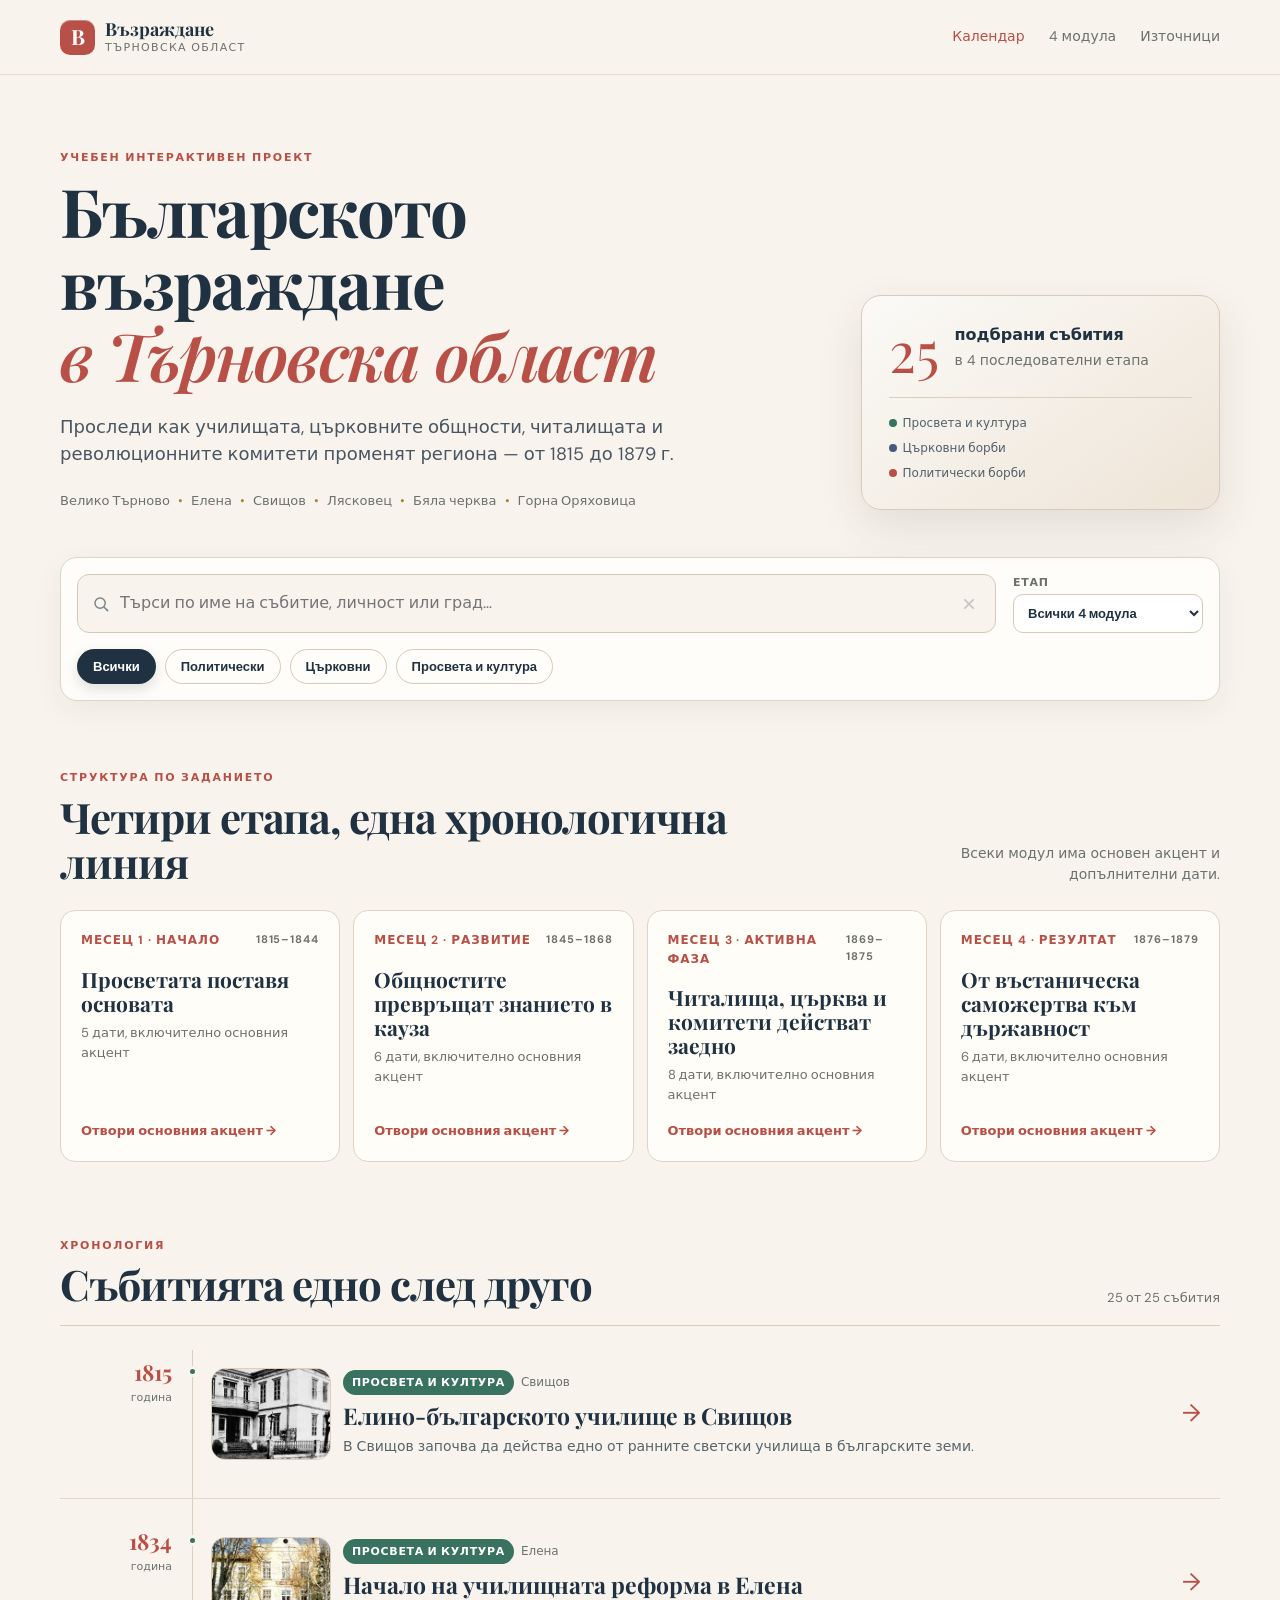
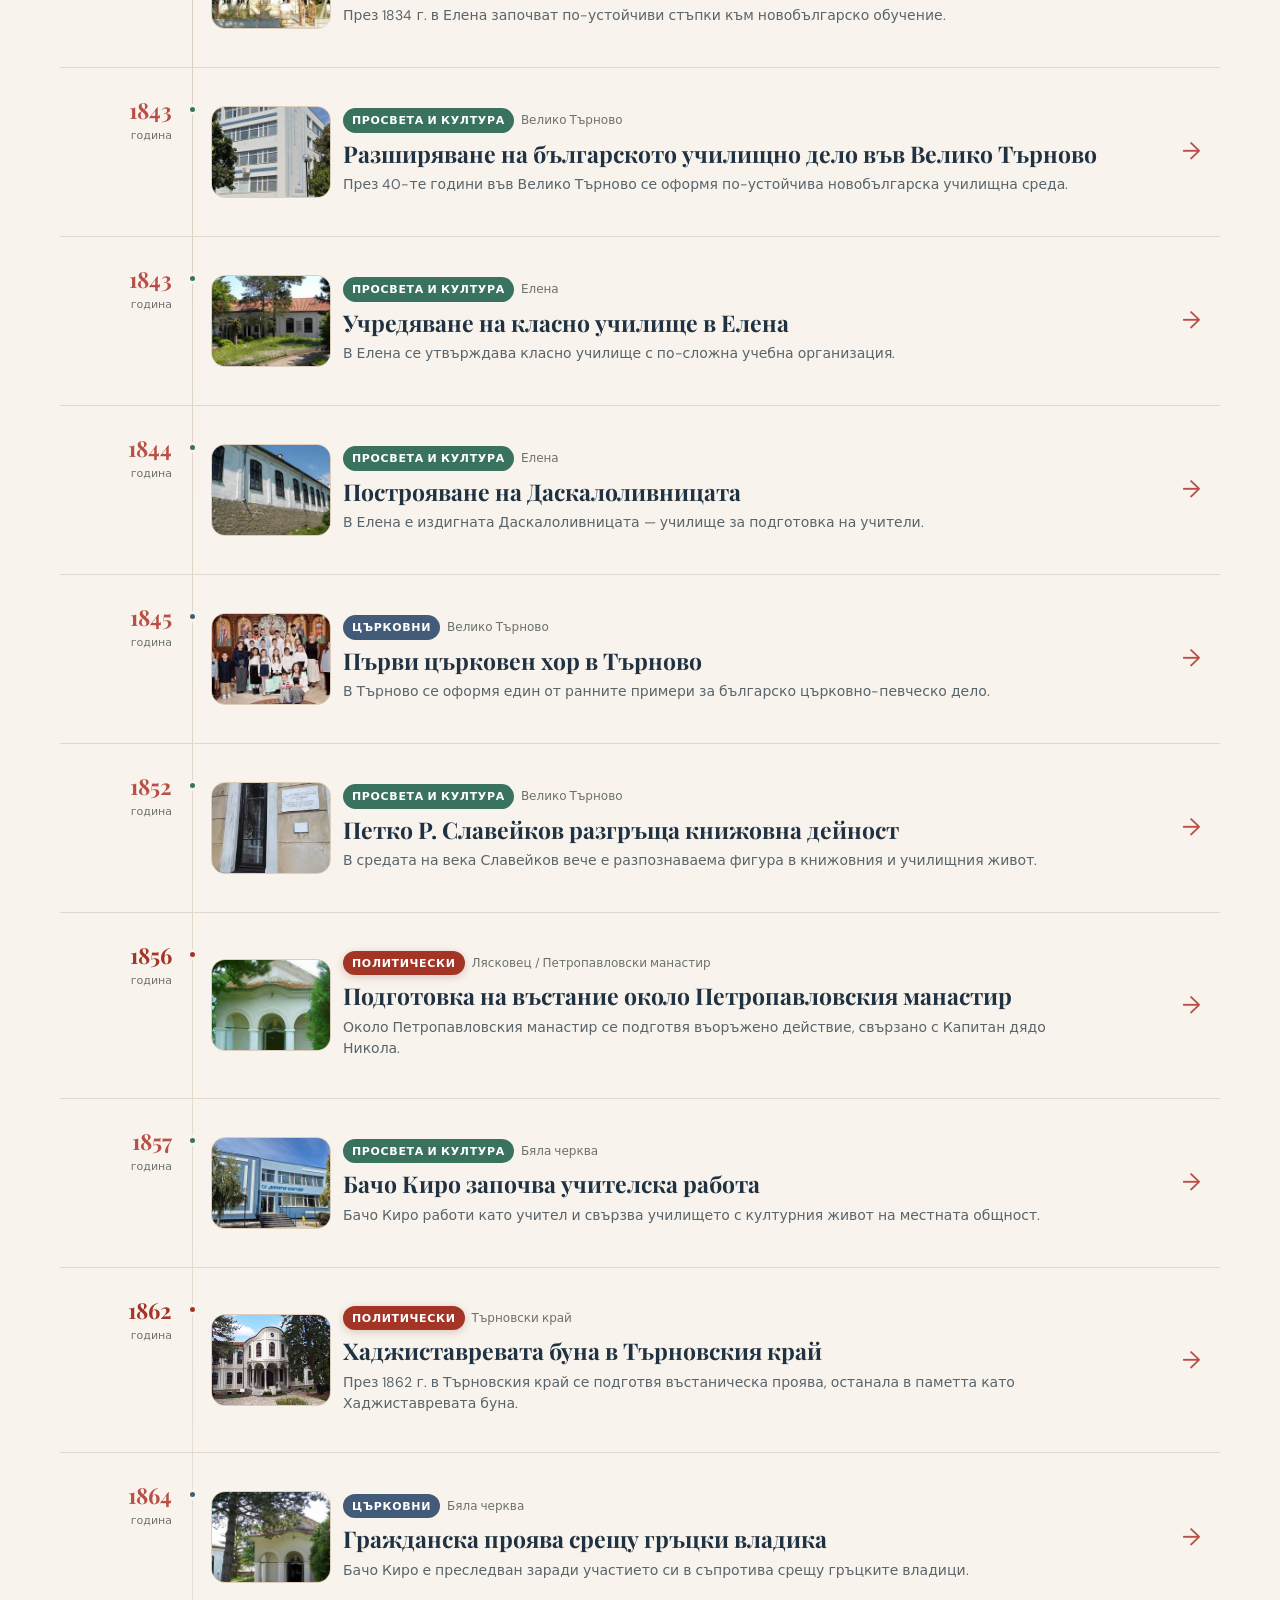
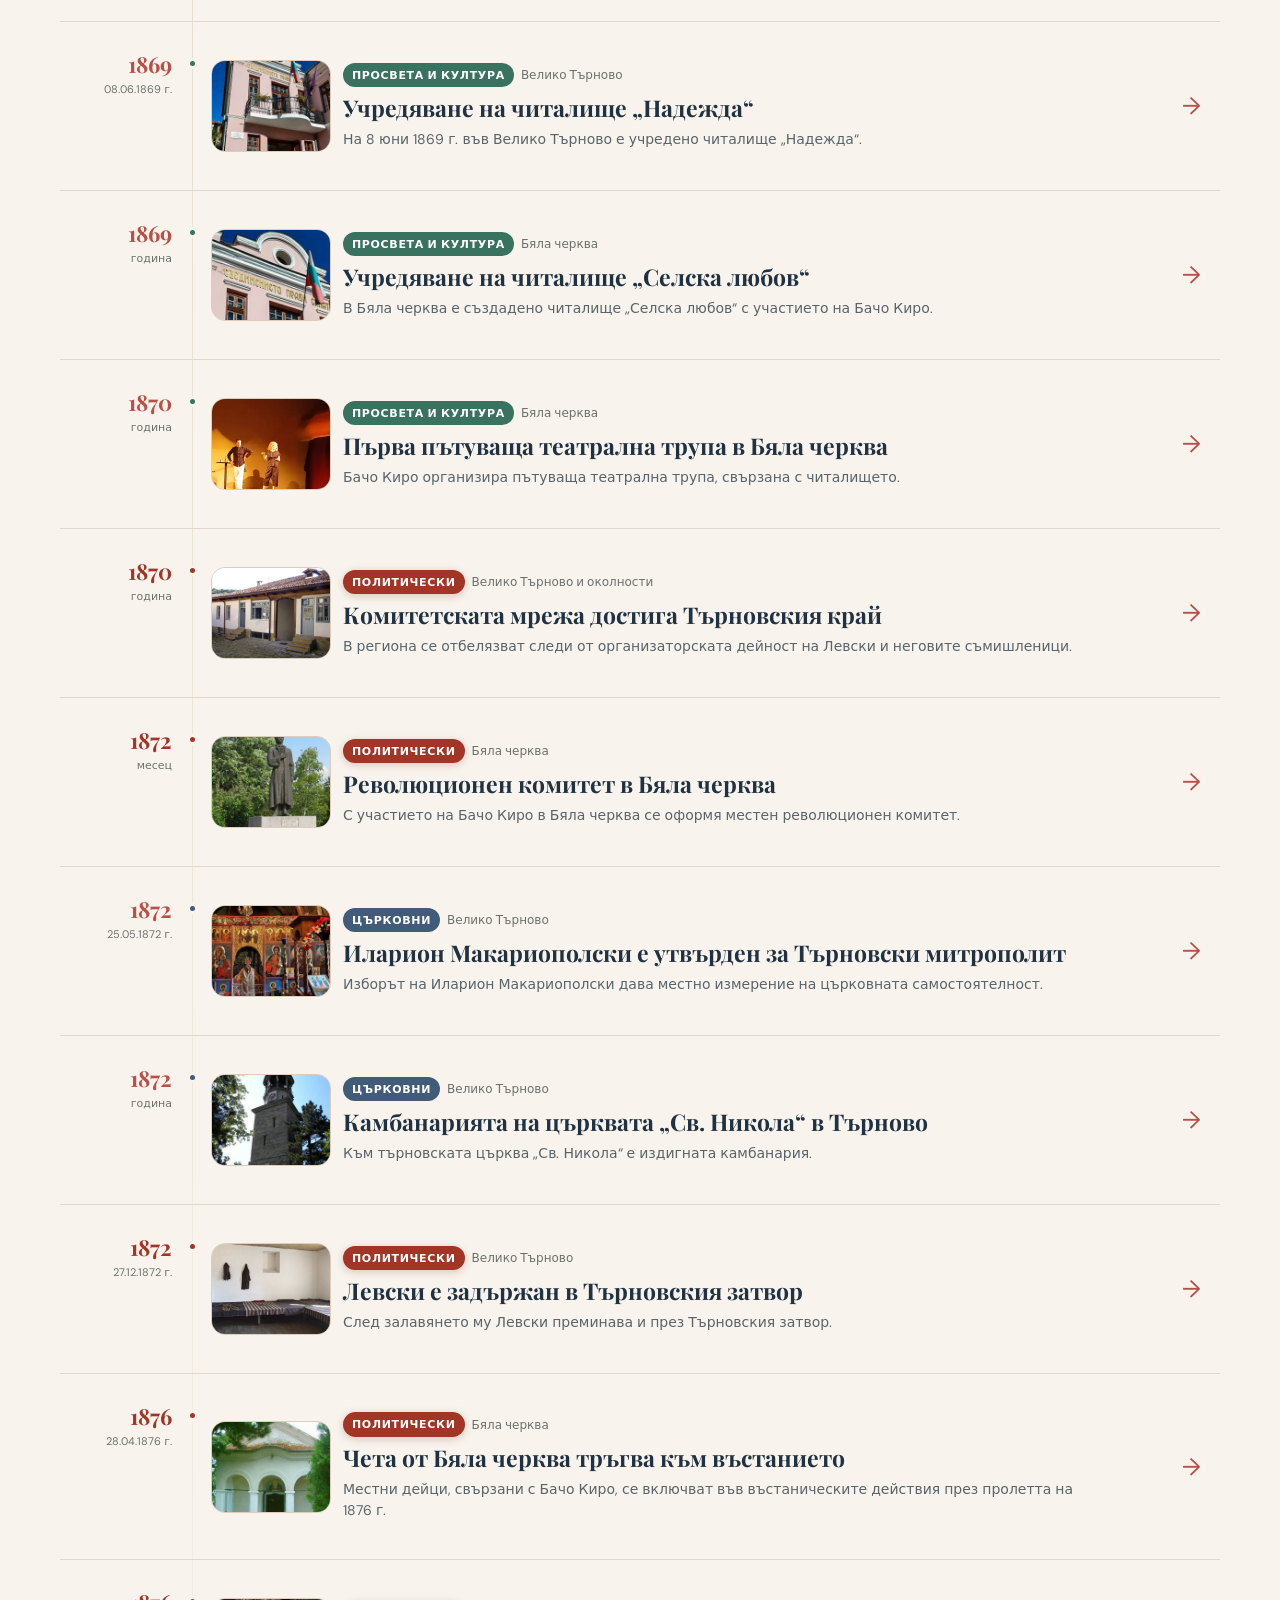
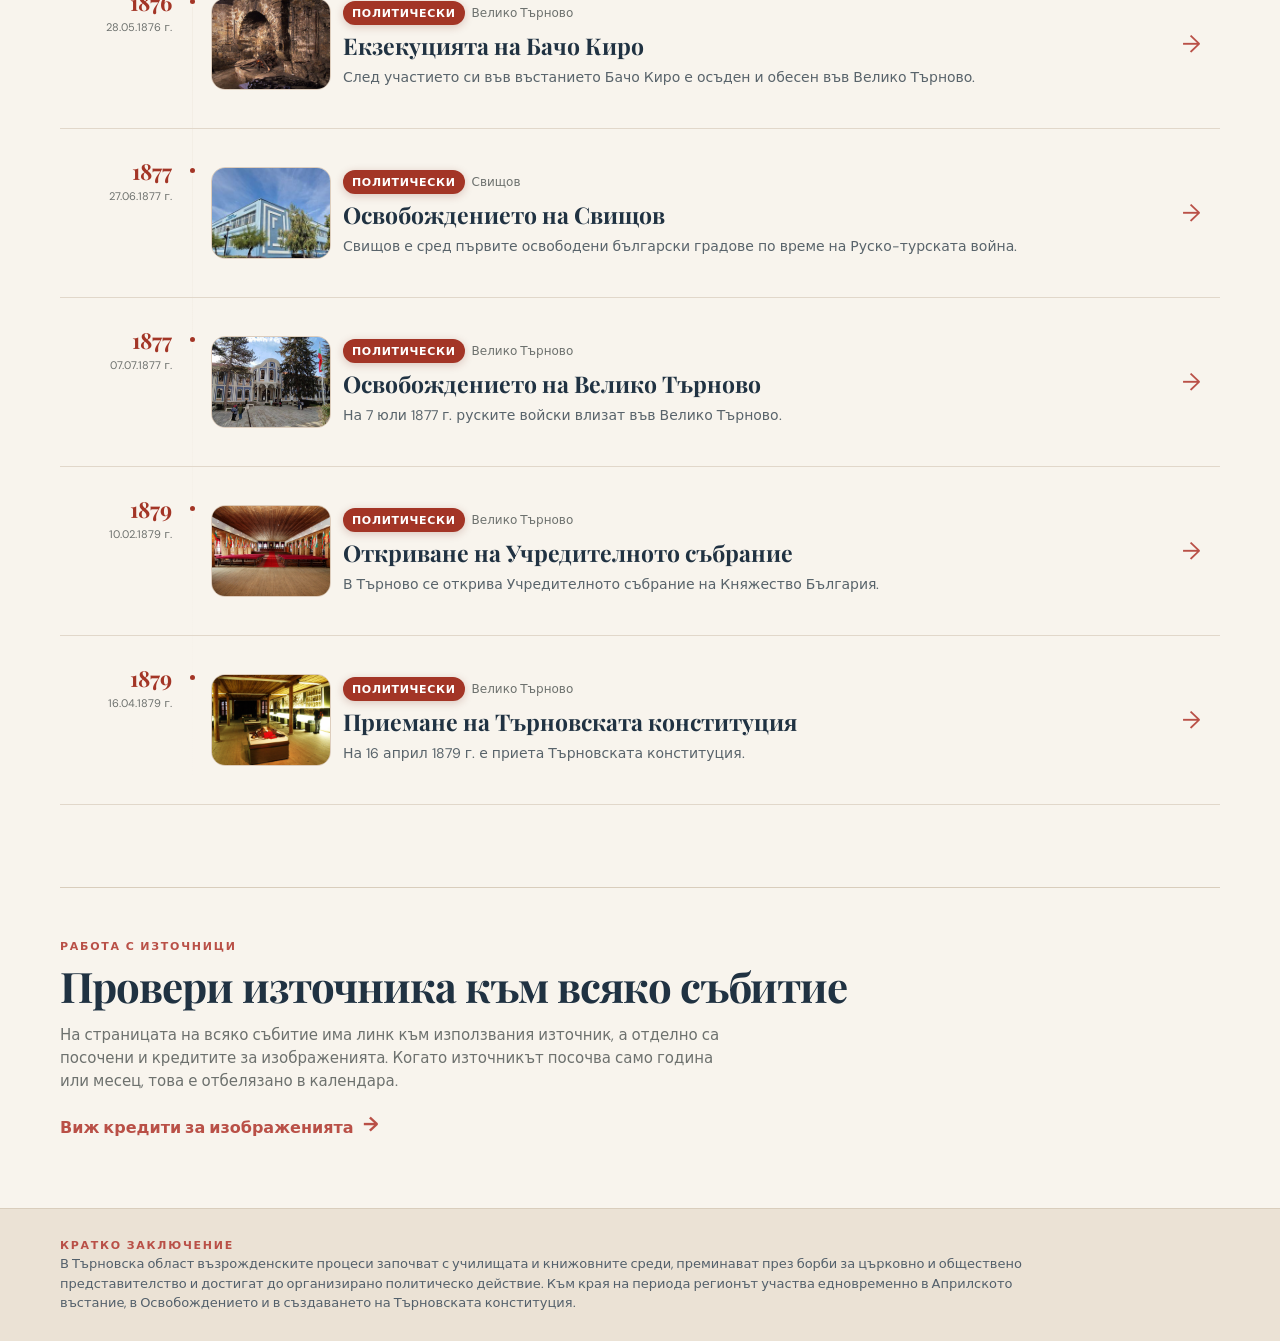
<file: source/index.html>
<!doctype html>
<html lang="bg">
<head>
  <meta charset="utf-8">
  <meta name="viewport" content="width=device-width, initial-scale=1">
  <meta name="description" content="Интерактивен учебен календар за Българското възраждане в Търновска област.">
  <title>Календар на Българското възраждане в Търновска област</title>
  <link rel="stylesheet" href="style.css">
</head>
<body>
  <a class="skip-link" href="#timeline">Към хронологията</a>
  <header class="site-header">
    <div class="header-wrap">
      <a class="brand" href="index.html" aria-label="Начална страница">
        <span class="brand-mark" aria-hidden="true">В</span>
        <span><strong>Възраждане</strong><small>Търновска област</small></span>
      </a>
      <nav class="topnav" aria-label="Главна навигация">
        <a class="is-active" href="index.html">Календар</a>
        <a href="#modules">4 модула</a>
        <a href="#resources">Източници</a>
      </nav>
    </div>
  </header>

  <main>
    <section class="hero shell">
      <div class="hero-copy">
        <p class="eyebrow">Учебен интерактивен проект</p>
        <h1>Българското възраждане<br><em>в Търновска област</em></h1>
        <p class="lead">Проследи как училищата, църковните общности, читалищата и революционните комитети променят региона — от 1815 до 1879 г.</p>
        <div class="hero-meta">
          <span>Велико Търново</span><i>•</i><span>Елена</span><i>•</i><span>Свищов</span><i>•</i><span>Лясковец</span><i>•</i><span>Бяла черква</span><i>•</i><span>Горна Оряховица</span>
        </div>
      </div>
      <aside class="hero-panel" aria-label="Обхват на проекта">
        <div class="panel-number" id="eventCount">0</div>
        <div><strong>подбрани събития</strong><p>в 4 последователни етапа</p></div>
        <div class="legend-row">
          <span><b class="dot education"></b>Просвета и култура</span>
          <span><b class="dot church"></b>Църковни борби</span>
          <span><b class="dot political"></b>Политически борби</span>
        </div>
      </aside>
    </section>

    <section class="toolbar-shell shell" aria-label="Търсене и филтри">
      <div class="search-box">
        <svg aria-hidden="true" viewBox="0 0 24 24"><path d="m21 21-4.35-4.35m1.35-5.15a6.5 6.5 0 1 1-13 0 6.5 6.5 0 0 1 13 0Z" fill="none" stroke="currentColor" stroke-width="1.8" stroke-linecap="round"/></svg>
        <input id="searchInput" type="search" placeholder="Търси по име на събитие, личност или град…" autocomplete="off">
        <button id="clearSearch" type="button" aria-label="Изчисти търсенето">×</button>
      </div>
      <div class="category-buttons" role="group" aria-label="Покажи събития по направление">
        <button class="category-button is-active" type="button" data-category="all" aria-pressed="true">Всички</button>
        <button class="category-button" type="button" data-category="political" aria-pressed="false">Политически</button>
        <button class="category-button" type="button" data-category="church" aria-pressed="false">Църковни</button>
        <button class="category-button" type="button" data-category="education-culture" aria-pressed="false">Просвета и култура</button>
      </div>
      <label class="stage-control">Етап<select id="stageFilter"><option value="all">Всички 4 модула</option></select></label>
    </section>

    <section id="modules" class="modules shell" aria-labelledby="modules-title">
      <div class="section-heading"><div><p class="eyebrow">Структура по заданието</p><h2 id="modules-title">Четири етапа, една хронологична линия</h2></div><p>Всеки модул има основен акцент и допълнителни дати.</p></div>
      <div id="stageCards" class="stage-grid"></div>
    </section>

    <section id="timeline" class="timeline-section shell" aria-labelledby="timeline-title">
      <div class="section-heading timeline-heading"><div><p class="eyebrow">Хронология</p><h2 id="timeline-title">Събитията едно след друго</h2></div><p id="resultSummary" class="result-summary" aria-live="polite"></p></div>
      <div id="eventsStack" class="events-stack"></div>
    </section>

    <section id="resources" class="resources shell" aria-labelledby="resources-title">
      <p class="eyebrow">Работа с източници</p><h2 id="resources-title">Провери източника към всяко събитие</h2>
      <p>На страницата на всяко събитие има линк към използвания източник, а отделно са посочени и кредитите за изображенията. Когато източникът посочва само година или месец, това е отбелязано в календара.</p>
      <a class="text-link" href="credits.html" target="_blank" rel="noopener">Виж кредити за изображенията <span>→</span></a>
    </section>
  </main>

  <footer class="site-footer"><div class="shell footer-grid footer-grid-single"><div><p class="eyebrow">Кратко заключение</p><p id="conclusionText"></p></div></div></footer>
  <script src="data/content.js"></script><script src="app.js"></script>
</body>
</html>
</file>
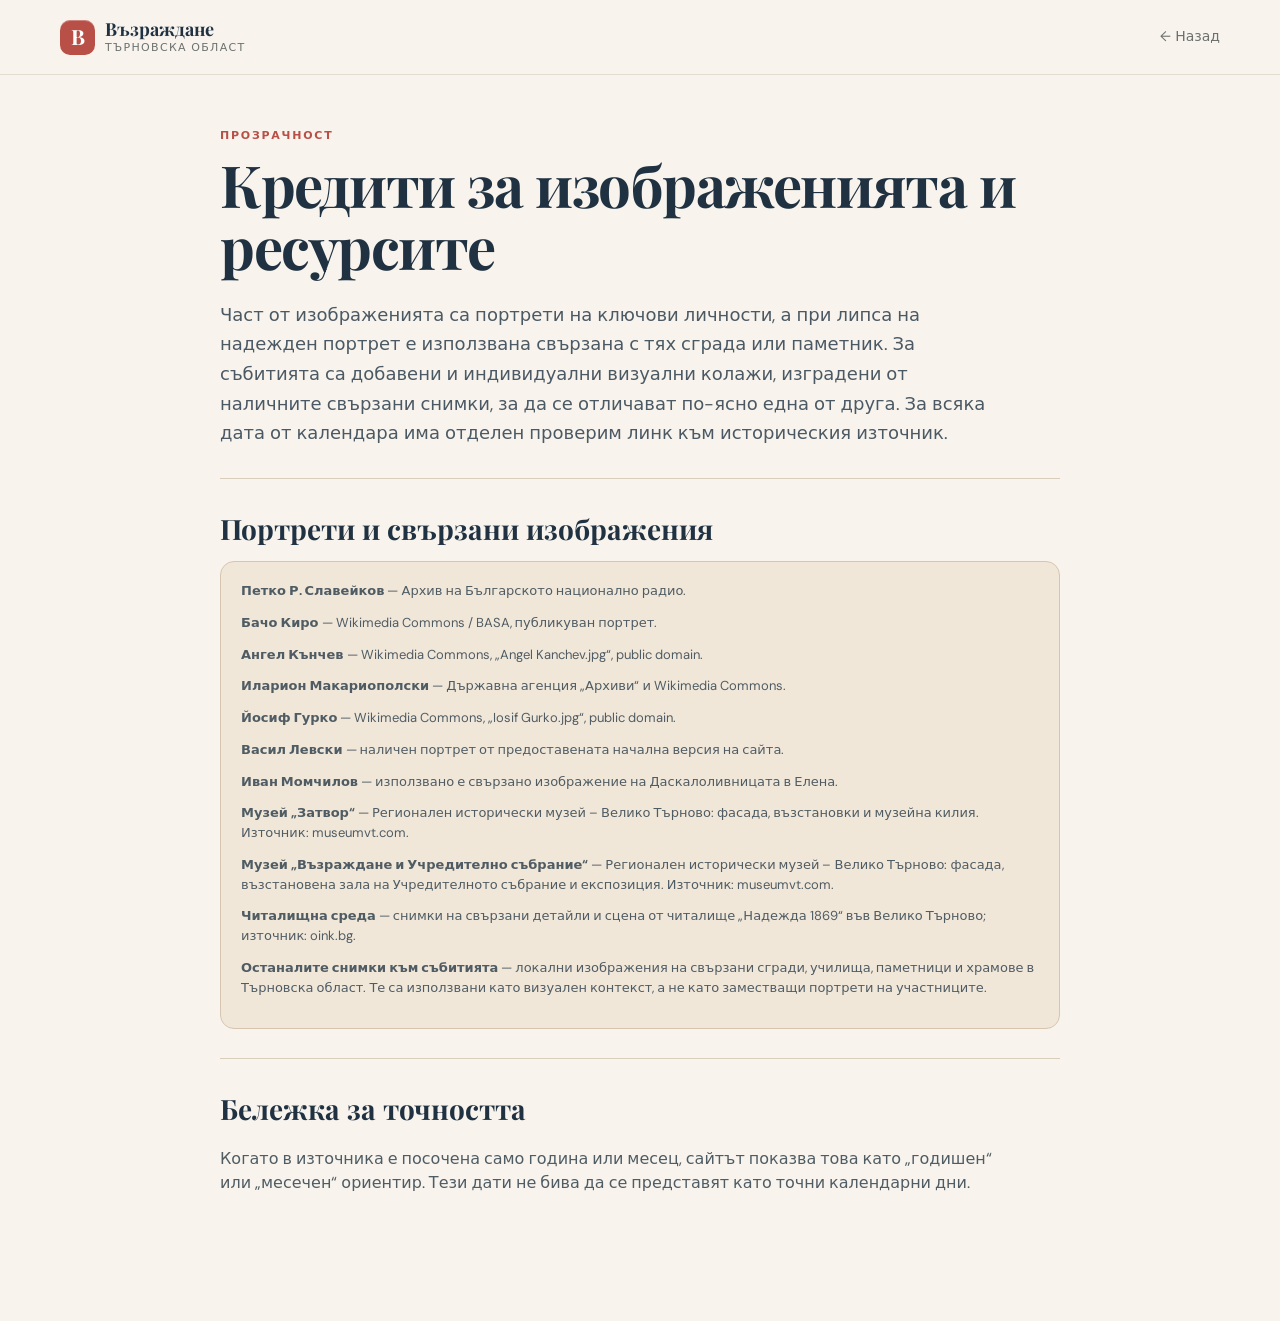
<file: source/credits.html>
<!doctype html>
<html lang="bg"><head><meta charset="utf-8"><meta name="viewport" content="width=device-width, initial-scale=1"><title>Кредити за изображенията</title><link rel="stylesheet" href="style.css"></head><body><header class="site-header"><div class="header-wrap"><a class="brand" href="index.html"><span class="brand-mark">В</span><span><strong>Възраждане</strong><small>Търновска област</small></span></a><a class="back-top" href="index.html#resources">← Назад</a></div></header><main class="shell" style="padding:52px 0 80px;max-width:840px"><p class="eyebrow">Прозрачност</p><h1 class="detail-title">Кредити за изображенията и ресурсите</h1><p class="detail-intro">Част от изображенията са портрети на ключови личности, а при липса на надежден портрет е използвана свързана с тях сграда или паметник. За събитията са добавени и индивидуални визуални колажи, изградени от наличните свързани снимки, за да се отличават по-ясно една от друга. За всяка дата от календара има отделен проверим линк към историческия източник.</p><section class="detail-section"><h2>Портрети и свързани изображения</h2><div class="source-box"><p><strong>Петко Р. Славейков</strong> — Архив на Българското национално радио.</p><p><strong>Бачо Киро</strong> — Wikimedia Commons / BASA, публикуван портрет.</p><p><strong>Ангел Кънчев</strong> — Wikimedia Commons, „Angel Kanchev.jpg“, public domain.</p><p><strong>Иларион Макариополски</strong> — Държавна агенция „Архиви“ и Wikimedia Commons.</p><p><strong>Йосиф Гурко</strong> — Wikimedia Commons, „Iosif Gurko.jpg“, public domain.</p><p><strong>Васил Левски</strong> — наличен портрет от предоставената начална версия на сайта.</p><p><strong>Иван Момчилов</strong> — използвано е свързано изображение на Даскалоливницата в Елена.</p><p><strong>Музей „Затвор“</strong> — Регионален исторически музей – Велико Търново: фасада, възстановки и музейна килия. Източник: museumvt.com.</p><p><strong>Музей „Възраждане и Учредително събрание“</strong> — Регионален исторически музей – Велико Търново: фасада, възстановена зала на Учредителното събрание и експозиция. Източник: museumvt.com.</p><p><strong>Читалищна среда</strong> — снимки на свързани детайли и сцена от читалище „Надежда 1869“ във Велико Търново; източник: oink.bg.</p><p><strong>Останалите снимки към събитията</strong> — локални изображения на свързани сгради, училища, паметници и храмове в Търновска област. Те са използвани като визуален контекст, а не като заместващи портрети на участниците.</p></div></section><section class="detail-section"><h2>Бележка за точността</h2><p>Когато в източника е посочена само година или месец, сайтът показва това като „годишен“ или „месечен“ ориентир. Тези дати не бива да се представят като точни календарни дни.</p></section></main></body></html>
</file>
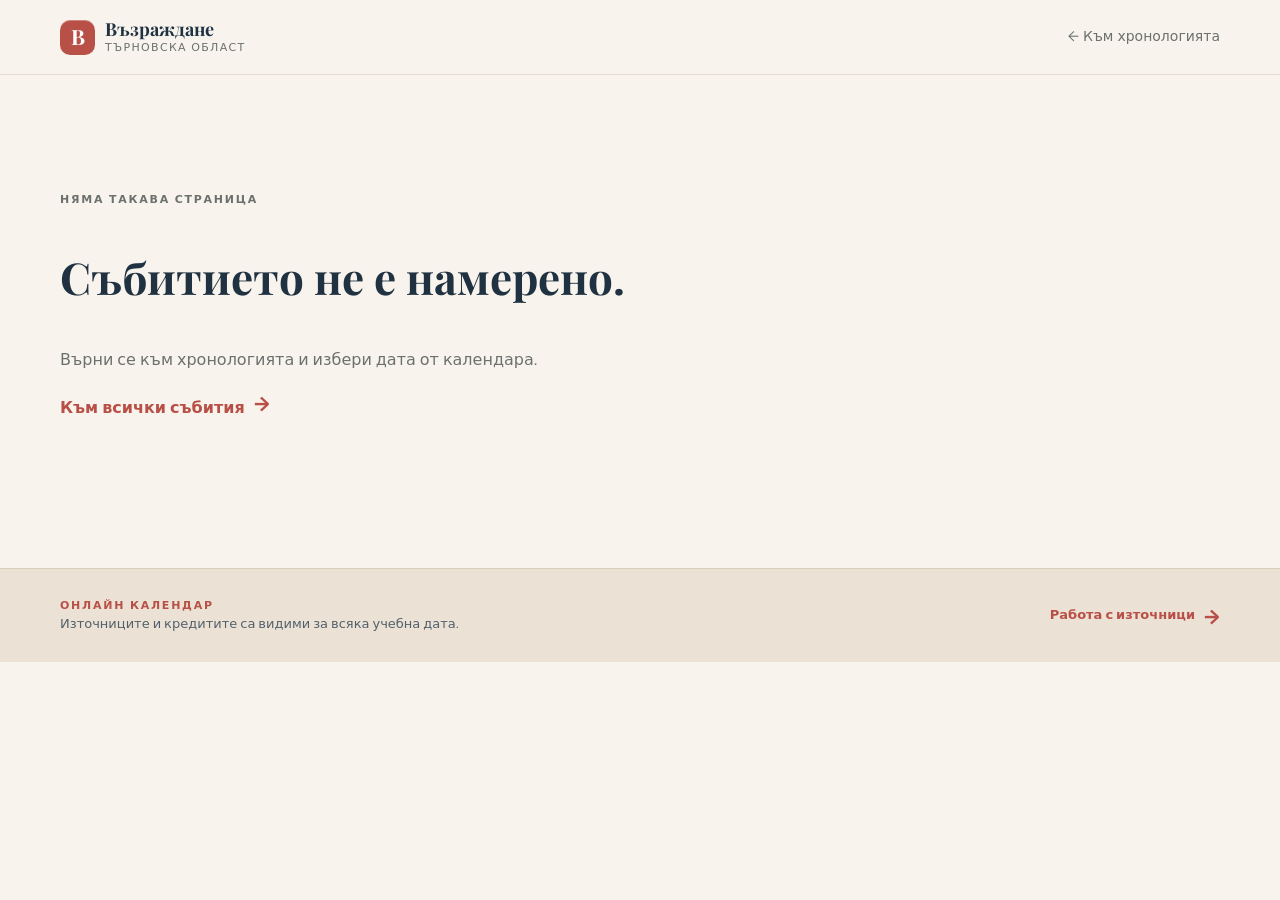
<file: source/event.html>
<!doctype html>
<html lang="bg">
<head>
  <meta charset="utf-8"><meta name="viewport" content="width=device-width, initial-scale=1">
  <meta name="description" content="Детайли за събитие от онлайн календара за Българското възраждане в Търновска област.">
  <title>Събитие | Календар на Българското възраждане</title><link rel="stylesheet" href="style.css">
</head>
<body class="detail-page">
  <header class="site-header"><div class="header-wrap"><a class="brand" href="index.html"><span class="brand-mark" aria-hidden="true">В</span><span><strong>Възраждане</strong><small>Търновска област</small></span></a><a class="back-top" href="index.html#timeline">← Към хронологията</a></div></header>
  <main class="shell detail-layout">
    <section id="detailContent" class="detail-content" aria-live="polite"></section>
    <aside id="detailSidebar" class="detail-sidebar"></aside>
  </main>
  <footer class="site-footer"><div class="shell footer-grid"><div><p class="eyebrow">Онлайн календар</p><p>Източниците и кредитите са видими за всяка учебна дата.</p></div><div><a class="text-link" href="index.html#resources">Работа с източници <span>→</span></a></div></div></footer>
  <script src="data/content.js"></script><script src="event.js"></script>
</body>
</html>
</file>
<file: source/style.css>
@import url('https://fonts.googleapis.com/css2?family=DM+Sans:wght@400;500;600;700&family=Playfair+Display:ital,wght@0,600;0,700;1,600;1,700&display=swap');
:root{--paper:#f8f4ed;--paper-deep:#eee5d7;--ink:#203242;--muted:#6d716e;--line:#d9cdbc;--coral:#b95047;--coral-dark:#943c36;--blue:#425b79;--green:#39725f;--gold:#ae7e31;--shadow:0 17px 45px rgba(51,43,31,.11);--radius:20px;--shell:min(1160px,calc(100% - 40px))}
*{box-sizing:border-box}html{scroll-behavior:smooth}body{margin:0;background:var(--paper);color:var(--ink);font-family:"DM Sans",system-ui,sans-serif;line-height:1.52}.shell{width:var(--shell);margin:0 auto}.skip-link{position:absolute;left:12px;top:-44px;padding:10px 14px;background:var(--ink);color:#fff;z-index:99}.skip-link:focus{top:12px}.site-header{border-bottom:1px solid rgba(93,72,47,.14);background:rgba(248,244,237,.92);backdrop-filter:blur(12px);position:sticky;top:0;z-index:20}.header-wrap{width:var(--shell);height:74px;margin:auto;display:flex;align-items:center;justify-content:space-between;gap:24px}.brand{display:flex;align-items:center;gap:10px;color:inherit;text-decoration:none}.brand-mark{display:grid;place-items:center;width:35px;height:35px;border-radius:10px;background:var(--coral);color:#fff;font-family:"Playfair Display",serif;font-weight:700;font-size:21px;box-shadow:inset 0 1px 0 rgba(255,255,255,.3)}.brand strong,.brand small{display:block;line-height:1.05}.brand strong{font-family:"Playfair Display",serif;font-size:18px}.brand small{color:var(--muted);font-size:11px;letter-spacing:.12em;text-transform:uppercase;margin-top:3px}.topnav{display:flex;gap:24px;align-items:center}.topnav a,.back-top{color:var(--muted);font-size:14px;text-decoration:none}.topnav a:hover,.topnav .is-active,.back-top:hover{color:var(--coral)}.hero{display:grid;grid-template-columns:1.35fr .65fr;gap:54px;padding:74px 0 47px;align-items:end}.eyebrow{color:var(--coral);text-transform:uppercase;font-size:11px;letter-spacing:.16em;font-weight:700;margin:0 0 9px}.hero h1,.section-heading h2,.quality-copy h2,.resources h2,.detail-title{font-family:"Playfair Display",Georgia,serif;line-height:1.08;letter-spacing:-.025em;margin:0}.hero h1{font-size:clamp(39px,5.4vw,67px);max-width:720px}.hero h1 em{color:var(--coral);font-weight:600}.lead{max-width:690px;font-size:18px;color:#495561;margin:22px 0}.hero-meta{display:flex;flex-wrap:wrap;gap:8px;align-items:center;color:var(--muted);font-size:13px}.hero-meta i{font-style:normal;color:var(--gold)}.hero-panel{border:1px solid #d8cabb;border-radius:var(--radius);background:linear-gradient(145deg,#fbfaf7,#eee4d7);padding:27px;box-shadow:var(--shadow);min-height:212px;display:grid;grid-template-columns:auto 1fr;gap:10px 16px;align-content:start}.panel-number{font-family:"Playfair Display",serif;color:var(--coral);font-size:56px;line-height:.95}.hero-panel strong{font-size:16px}.hero-panel p{margin:2px 0 0;color:var(--muted);font-size:14px}.legend-row{grid-column:1/-1;display:grid;gap:7px;padding-top:16px;margin-top:10px;border-top:1px solid var(--line);font-size:12px;color:#53606b}.dot{display:inline-block;width:8px;height:8px;border-radius:50%;margin-right:6px}.dot.education{background:var(--green)}.dot.church{background:var(--blue)}.dot.political{background:var(--coral)}
.toolbar-shell{margin:0 auto 68px;padding:16px;border:1px solid #dfd4c6;background:#fffdf9;border-radius:17px;box-shadow:0 8px 30px rgba(54,39,21,.06);display:grid;grid-template-columns:1fr auto;gap:17px}.search-box{display:flex;align-items:center;gap:10px;border:1px solid #d6c8b7;border-radius:12px;padding:0 13px;background:var(--paper)}.search-box svg{width:19px;color:#77818a;flex:none}.search-box input{width:100%;font:inherit;border:0;background:transparent;color:var(--ink);padding:13px 0;outline:0}.search-box button{border:0;background:transparent;color:var(--muted);font-size:24px;line-height:1;cursor:pointer;opacity:.35}.search-box button:hover{opacity:1}.filters{display:flex;gap:10px}.filters label{display:grid;gap:3px;font-size:11px;color:var(--muted);font-weight:700;text-transform:uppercase;letter-spacing:.07em}.filters select{font:600 13px "DM Sans",sans-serif;color:var(--ink);border:1px solid #d6c8b7;background:#fff;border-radius:10px;padding:9px 27px 9px 10px;outline-color:var(--coral);max-width:190px}.section-heading{display:flex;align-items:end;justify-content:space-between;gap:24px;margin-bottom:25px}.section-heading h2,.quality-copy h2,.resources h2{font-size:clamp(28px,3.5vw,42px)}.section-heading>p{max-width:340px;color:var(--muted);font-size:14px;margin:0;text-align:right}.modules{margin-bottom:75px}.stage-grid{display:grid;grid-template-columns:repeat(4,1fr);gap:13px}.stage-card{border:1px solid #dfd2c3;background:#fffdf8;border-radius:15px;padding:20px;min-height:206px;display:flex;flex-direction:column;transition:transform .2s,box-shadow .2s,border-color .2s}.stage-card:hover{transform:translateY(-3px);box-shadow:var(--shadow);border-color:#cbb6a0}.stage-card .stage-top{display:flex;justify-content:space-between;color:var(--coral);font-size:12px;font-weight:700;text-transform:uppercase;letter-spacing:.08em}.stage-card .period{color:var(--muted);font-size:11px}.stage-card h3{font-family:"Playfair Display",serif;font-size:21px;line-height:1.15;margin:17px 0 8px}.stage-card p{color:var(--muted);font-size:13px;margin:0}.stage-card a{color:var(--coral);margin-top:auto;padding-top:16px;font-weight:700;font-size:13px;text-decoration:none}.stage-card a:hover{text-decoration:underline}.timeline-section{padding-bottom:82px}.timeline-heading{border-bottom:1px solid var(--line);padding-bottom:17px;margin-bottom:4px}.result-summary{font-size:13px!important}.events-stack{position:relative}.events-stack:before{content:"";position:absolute;top:20px;bottom:20px;left:132px;width:1px;background:linear-gradient(var(--line),transparent)}.event-row{position:relative;display:grid;grid-template-columns:112px 1fr;gap:20px;padding:20px 0;border-bottom:1px solid #e1d7ca}.event-date{display:flex;flex-direction:column;align-items:flex-end;padding-top:11px}.event-date b{font-family:"Playfair Display",serif;font-size:22px;line-height:1;color:var(--coral)}.event-date span{font-size:11px;color:var(--muted);margin-top:6px;text-align:right}.event-dot{position:absolute;left:127px;top:36px;width:11px;height:11px;border:3px solid var(--paper);border-radius:50%;background:var(--coral);z-index:1}.event-row[data-type="education"] .event-dot,.tag.education{background:var(--green)}.event-row[data-type="culture"] .event-dot,.tag.culture{background:var(--green)}.event-row[data-type="church"] .event-dot,.tag.church{background:var(--blue)}.event-card{display:grid;grid-template-columns:1fr auto;gap:12px;padding:17px 18px;border-radius:14px;border:1px solid transparent;text-decoration:none;color:inherit;transition:.2s}.event-card:hover{background:#fffdf8;border-color:#ddc9b2;box-shadow:0 9px 25px rgba(52,39,25,.08);transform:translateX(3px)}.event-card h3{font-family:"Playfair Display",serif;font-size:23px;line-height:1.16;margin:7px 0}.event-card p{margin:0;color:#59646b;font-size:14px;max-width:760px}.event-meta{display:flex;flex-wrap:wrap;gap:7px;align-items:center;font-size:12px;color:var(--muted)}.tag{font-size:10px;color:white;padding:3px 7px;border-radius:99px;font-weight:700;letter-spacing:.05em;text-transform:uppercase}.event-arrow{align-self:center;font-size:24px;color:var(--coral)}.empty-state{padding:40px;background:#fffdf8;text-align:center;border-radius:17px;border:1px dashed #cbbba9;display:grid;gap:7px}.empty-state span{color:var(--muted);font-size:14px}.quality-section{border-radius:24px;background:var(--ink);color:#fbf8f1;padding:50px;display:grid;grid-template-columns:1.25fr .75fr;gap:45px;margin-bottom:78px}.quality-section .eyebrow{color:#ed9b83}.quality-copy h2{max-width:600px}.quality-copy p:not(.eyebrow){color:#dae0df;max-width:650px}.check-grid{display:grid;grid-template-columns:repeat(2,1fr);gap:12px}.check-grid div{border:1px solid rgba(255,255,255,.16);border-radius:14px;padding:18px;background:rgba(255,255,255,.04)}.check-grid b{display:block;font-family:"Playfair Display",serif;color:#f2b692;font-size:36px;line-height:1}.check-grid span{display:block;font-size:12px;margin-top:8px;color:#d8e1df}.resources{border-top:1px solid var(--line);padding:50px 0 68px}.resources p:not(.eyebrow){max-width:660px;color:var(--muted);font-size:15px}.text-link{display:inline-flex;gap:9px;color:var(--coral);font-weight:700;text-decoration:none;margin-top:8px}.text-link:hover{text-decoration:underline}.text-link span{font-size:20px;line-height:.8}.site-footer{background:#ebe2d5;border-top:1px solid #d9cdbc}.footer-grid{display:grid;grid-template-columns:1fr auto;gap:30px;padding:32px 0;color:#53606b;font-size:13px}.footer-grid p{max-width:780px;margin:0}.footer-grid strong{display:block;color:var(--ink);font-size:12px}.footer-grid span{display:block;margin-top:4px}
/* Event page */.detail-layout{display:grid;grid-template-columns:minmax(0,1fr) 330px;gap:42px;padding:44px 0 76px}.detail-content{min-width:0}.crumb{display:flex;gap:8px;font-size:13px;color:var(--muted);margin-bottom:21px}.crumb a{color:var(--coral);text-decoration:none}.detail-kicker{display:flex;flex-wrap:wrap;gap:8px;align-items:center;color:var(--muted);font-size:13px;margin-bottom:12px}.detail-title{font-size:clamp(37px,5vw,58px);max-width:800px}.detail-intro{font-size:18px;line-height:1.64;color:#4b5964;max-width:780px;margin:23px 0 29px}.detail-hero-image{width:100%;height:265px;object-fit:cover;object-position:center 27%;border-radius:20px;border:1px solid #dccdbc;background:#e8ddcf;margin:6px 0 30px}.detail-info-grid{display:grid;grid-template-columns:repeat(2,1fr);gap:13px;margin:0 0 31px}.info-card{border:1px solid #dfd3c6;background:#fffdf9;border-radius:15px;padding:19px}.info-card h3{font-family:"Playfair Display",serif;margin:0 0 7px;font-size:19px}.info-card p{margin:0;color:#55626b;font-size:14px}.detail-section{border-top:1px solid var(--line);padding:29px 0}.detail-section h2{font-family:"Playfair Display",serif;font-size:28px;margin:0 0 11px}.detail-section p{color:#4f5c64;max-width:800px}.person-list{display:flex;flex-wrap:wrap;gap:12px;margin-top:16px}.person-chip{display:flex;gap:10px;align-items:center;background:#fffdf9;border:1px solid #dfd3c6;border-radius:14px;padding:9px 12px;min-width:210px;flex:1}.person-chip img,.portrait-placeholder{width:43px;height:43px;flex:none;object-fit:cover;border-radius:50%;background:#d9c6ac;color:#80564a;display:grid;place-items:center;font-family:"Playfair Display",serif;font-size:18px}.person-chip b{display:block;font-size:13px}.person-chip span{font-size:11px;color:var(--muted);display:block;line-height:1.28;margin-top:2px}.source-box{border:1px solid #d7c6af;background:#f1e7d9;padding:19px 20px;border-radius:14px}.source-box h3{font-family:"Playfair Display",serif;margin:0 0 8px;font-size:20px}.source-box p{font-size:13px;margin:0 0 12px}.source-box a{color:var(--coral);font-weight:700;word-break:break-word}.detail-sidebar{align-self:start;position:sticky;top:95px;display:grid;gap:18px}.sidebar-card{border:1px solid #ddcdbd;background:#fffdf9;border-radius:18px;padding:22px;box-shadow:0 8px 28px rgba(42,31,19,.07)}.sidebar-card h2{font-family:"Playfair Display",serif;margin:0 0 5px;font-size:25px}.sidebar-card>p{color:var(--muted);font-size:13px;margin:0 0 17px}.calendar-head{display:flex;align-items:center;justify-content:space-between;margin-bottom:12px}.calendar-head strong{font-size:13px}.calendar-head span{color:var(--coral);font-weight:700;font-size:12px}.weekdays,.days-grid{display:grid;grid-template-columns:repeat(7,1fr);gap:3px;text-align:center}.weekdays{font-size:9px;color:var(--muted);margin-bottom:5px}.calendar-day{height:29px;display:grid;place-items:center;border-radius:8px;font-size:11px;color:#65706f}.calendar-day.empty{visibility:hidden}.calendar-day.active{background:var(--coral);color:#fff;font-weight:700;box-shadow:0 5px 10px rgba(185,80,71,.25)}.calendar-note{font-size:11px;color:var(--muted);margin:14px 0 0}.related-list{display:grid;gap:9px}.related-link{display:block;border-top:1px solid #e5dbcf;padding-top:9px;text-decoration:none;color:inherit}.related-link span{font-size:11px;color:var(--coral);font-weight:700}.related-link b{font-family:"Playfair Display",serif;display:block;font-size:15px;line-height:1.2;margin-top:3px}.quote-box{border-left:3px solid var(--coral);padding:4px 0 4px 17px;margin-top:13px}.quote-box blockquote{font-family:"Playfair Display",serif;font-style:italic;font-size:23px;line-height:1.3;margin:0;color:#2a3b46}.quote-box p{font-size:13px!important;margin:9px 0 0!important}.not-found{padding:72px 0}.not-found h1{font-family:"Playfair Display",serif;font-size:44px}.not-found p{color:var(--muted)}
@media (max-width:880px){.hero{grid-template-columns:1fr;gap:26px;padding-top:52px}.hero-panel{max-width:540px}.toolbar-shell{grid-template-columns:1fr}.filters{justify-content:stretch}.filters label{flex:1}.filters select{width:100%;max-width:none}.stage-grid{grid-template-columns:repeat(2,1fr)}.quality-section{grid-template-columns:1fr}.detail-layout{grid-template-columns:1fr}.detail-sidebar{position:static;display:grid;grid-template-columns:1fr 1fr}.detail-sidebar .sidebar-card:last-child{grid-column:1/-1}}
@media (max-width:600px){:root{--shell:min(100% - 28px,1160px)}.header-wrap{height:65px}.topnav{gap:13px}.topnav a:not(.is-active){display:none}.hero{padding:38px 0}.hero h1{font-size:38px}.lead{font-size:16px}.toolbar-shell{margin-bottom:48px;padding:11px}.filters{display:grid;grid-template-columns:1fr 1fr}.stage-grid{grid-template-columns:1fr}.stage-card{min-height:178px}.section-heading{display:block}.section-heading>p{text-align:left;margin-top:10px}.events-stack:before{left:68px}.event-row{grid-template-columns:52px 1fr;gap:15px}.event-date b{font-size:18px}.event-date span{font-size:9px}.event-dot{left:63px;top:34px}.event-card{padding:13px 4px 13px 9px}.event-card h3{font-size:20px}.event-card p{font-size:13px}.event-arrow{display:none}.quality-section{padding:33px 25px;margin-bottom:50px}.footer-grid{grid-template-columns:1fr}.detail-layout{padding-top:28px}.detail-info-grid{grid-template-columns:1fr}.detail-sidebar{grid-template-columns:1fr}.detail-sidebar .sidebar-card:last-child{grid-column:auto}.detail-hero-image{height:210px}.detail-title{font-size:38px}.hero-meta{font-size:11px}}


/* Филтри по направление: четири ясни бутона под търсачката. */
.toolbar-shell{grid-template-columns:minmax(0,1fr) auto;grid-template-areas:"search stage" "categories categories";gap:14px 17px}
.search-box{grid-area:search}
.category-buttons{grid-area:categories;display:flex;flex-wrap:wrap;gap:9px;padding-top:2px}
.category-button{appearance:none;border:1px solid #d6c8b7;background:#fffdf9;color:var(--ink);border-radius:999px;padding:10px 15px;font:700 13px "DM Sans",sans-serif;line-height:1;cursor:pointer;transition:transform .18s,background .18s,border-color .18s,color .18s,box-shadow .18s}
.category-button:hover{border-color:#bd9f83;transform:translateY(-1px)}
.category-button:focus-visible{outline:3px solid rgba(200,103,75,.34);outline-offset:2px}
.category-button.is-active{color:#fff;border-color:transparent;box-shadow:0 5px 13px rgba(43,54,62,.15)}
.category-button.is-active[data-category="all"]{background:var(--ink)}
.category-button.is-active[data-category="political"]{background:var(--coral)}
.category-button.is-active[data-category="church"]{background:var(--blue)}
.category-button.is-active[data-category="education-culture"]{background:var(--green)}
.stage-control{grid-area:stage;display:grid;align-content:start;gap:3px;font-size:11px;color:var(--muted);font-weight:700;text-transform:uppercase;letter-spacing:.07em}
.stage-control select{font:600 13px "DM Sans",sans-serif;color:var(--ink);border:1px solid #d6c8b7;background:#fff;border-radius:10px;padding:9px 27px 9px 10px;outline-color:var(--coral);max-width:190px}
.quote-source{font-size:12px!important;margin-top:12px!important}.quote-source a{color:var(--coral);font-weight:700}
@media (max-width:880px){.toolbar-shell{grid-template-columns:1fr;grid-template-areas:"search" "categories" "stage"}.stage-control{justify-self:stretch}.stage-control select{width:100%;max-width:none}}
@media (max-width:600px){.toolbar-shell{grid-template-areas:"search" "categories" "stage"}.category-buttons{display:grid;grid-template-columns:repeat(2,minmax(0,1fr));gap:8px}.category-button{width:100%;padding:11px 9px;font-size:12px}.stage-control{width:100%}}


/* Updated layout for Tărnovska oblast revision */
.footer-grid-single{grid-template-columns:1fr}.footer-grid-single p{max-width:980px}.quality-section{display:none!important}.empty-state{display:none!important}
.event-card.with-image{grid-template-columns:120px minmax(0,1fr) auto;align-items:center}.event-thumb-wrap{width:120px;height:92px;overflow:hidden;border-radius:14px;border:1px solid #ddcdbd;background:#efe4d6;box-shadow:inset 0 0 0 1px rgba(255,255,255,.4)}
.event-thumb{width:100%;height:100%;object-fit:cover;display:block}.event-card.with-image h3{margin-top:8px}.tag{font-size:11px;padding:4px 9px;font-weight:800;letter-spacing:.06em}.tag.political{background:#a33526;color:#fff;box-shadow:0 2px 8px rgba(115,30,20,.22)}.event-row[data-type="political"] .event-dot{background:#a33526}.event-row[data-type="political"] .event-date b{color:#a33526}
.site-footer{background:#ebe2d5;border-top:1px solid #d9cdbc}.footer-grid{padding:28px 0}.person-chip img,.portrait-placeholder{background:#e0d2bb}.hero-panel .legend-row span{font-size:12px}.result-summary{font-size:14px;color:var(--muted)}
@media (max-width:700px){.event-card.with-image{grid-template-columns:1fr}.event-thumb-wrap{width:100%;height:170px;margin-bottom:10px}.event-card.with-image .event-arrow{display:none}}


/* Event galleries: the event visual is now independent from portraits in the people section. */
.event-visuals{margin:8px 0 30px}.event-visuals-heading{display:flex;align-items:baseline;justify-content:space-between;gap:16px;margin:0 0 9px}.event-visuals-heading .eyebrow{margin:0}.event-visuals-heading span{font-size:12px;color:var(--muted)}
.event-gallery{display:grid;grid-template-columns:minmax(0,1.55fr) minmax(180px,.85fr);grid-template-rows:repeat(2,minmax(128px,160px));gap:10px;min-height:300px}.event-gallery--1{grid-template-columns:1fr;grid-template-rows:minmax(280px,345px);min-height:280px}.event-gallery--2{grid-template-columns:minmax(0,1.1fr) minmax(0,.9fr);grid-template-rows:minmax(280px,345px);min-height:280px}.event-gallery--2 .gallery-item--1,.event-gallery--2 .gallery-item--2{grid-row:1}.event-gallery--3 .gallery-item--1{grid-row:1 / span 2}.gallery-item{position:relative;overflow:hidden;border-radius:18px;border:1px solid #ddcdbc;background:#ece1d1;margin:0;min-height:0}.gallery-item img{width:100%;height:100%;display:block;object-fit:cover;object-position:var(--object-position);transition:transform .35s ease}.gallery-item:hover img{transform:scale(1.025)}.gallery-item.is-contain img{object-fit:contain;background:linear-gradient(135deg,#efe4d6,#e1d2bd)}.gallery-item figcaption{position:absolute;left:9px;right:9px;bottom:8px;margin:0;padding:5px 8px;color:#fff;background:rgba(28,42,53,.76);border-radius:8px;font-size:11px;line-height:1.25;backdrop-filter:blur(3px)}.gallery-note{margin:8px 0 0!important;color:var(--muted)!important;font-size:12px!important}.detail-hero-image{display:none!important}
@media (max-width:700px){.event-gallery,.event-gallery--2{grid-template-columns:1fr;grid-template-rows:repeat(2,190px);min-height:0}.event-gallery--3{grid-template-columns:1fr;grid-template-rows:repeat(3,190px);min-height:0}.event-gallery--3 .gallery-item--1{grid-row:auto}.event-gallery--1{grid-template-columns:1fr;grid-template-rows:250px}.event-visuals-heading{display:block}.event-visuals-heading span{display:block;margin-top:3px}}

/* Показване на цялата снимка на страницата на събитието, без изрязване. */
.event-gallery--1{
  display:block;
  min-height:0;
}
.event-gallery--1 .gallery-item{
  display:flex;
  flex-direction:column;
  align-items:center;
  justify-content:center;
  min-height:0;
  max-height:none;
  padding:12px 12px 9px;
  background:linear-gradient(135deg,#f0e8dc,#e6dac9);
}
.event-gallery--1 .gallery-item img{
  width:auto;
  height:auto;
  max-width:100%;
  max-height:540px;
  object-fit:contain;
  object-position:center;
  image-rendering:auto;
  transition:none;
}
.event-gallery--1 .gallery-item:hover img{transform:none;}
.event-gallery--1 .gallery-item figcaption{
  position:static;
  left:auto;
  right:auto;
  bottom:auto;
  width:100%;
  margin:8px 0 0;
  padding:0 3px;
  background:none;
  color:#4d5a63;
  border-radius:0;
  font-size:12px;
  line-height:1.35;
  text-align:left;
  backdrop-filter:none;
}
@media (max-width:700px){
  .event-gallery--1 .gallery-item{padding:9px 9px 8px;}
  .event-gallery--1 .gallery-item img{max-height:420px;}
}


/* Музейна рамка за единичната снимка на събитието. */
.event-gallery--1{
  padding:14px;
  border-radius:24px;
  background:linear-gradient(145deg,#d8c29a 0%,#b38a4b 14%,#efd7ac 32%,#8f6934 52%,#d9bd84 72%,#6f4f24 100%);
  border:1px solid rgba(110,78,31,.45);
  box-shadow:
    0 20px 36px rgba(70,48,24,.12),
    inset 0 1px 0 rgba(255,248,232,.72),
    inset 0 -2px 0 rgba(87,60,27,.26);
}
.event-gallery--1 .gallery-item{
  border-radius:14px;
  border:0;
  background:
    linear-gradient(180deg,#f7f1e6 0%,#eee2cf 100%);
  padding:16px;
  box-shadow:
    inset 0 0 0 1px rgba(255,255,255,.75),
    inset 0 0 0 8px #f4ead7,
    inset 0 0 0 9px #cab089,
    inset 0 0 0 13px #f7efdf,
    0 8px 18px rgba(69,49,25,.08);
}
.event-gallery--1 .gallery-item img{
  border-radius:2px;
  box-shadow:0 0 0 1px rgba(74,58,37,.16);
  background:#fff;
}
.event-gallery--1 .gallery-item figcaption{
  margin-top:12px;
  padding-top:10px;
  border-top:1px solid rgba(150,121,70,.28);
  color:#5a5143;
  font-size:12px;
}
@media (max-width:700px){
  .event-gallery--1{padding:10px;border-radius:18px;}
  .event-gallery--1 .gallery-item{padding:12px;}
}
</file>
